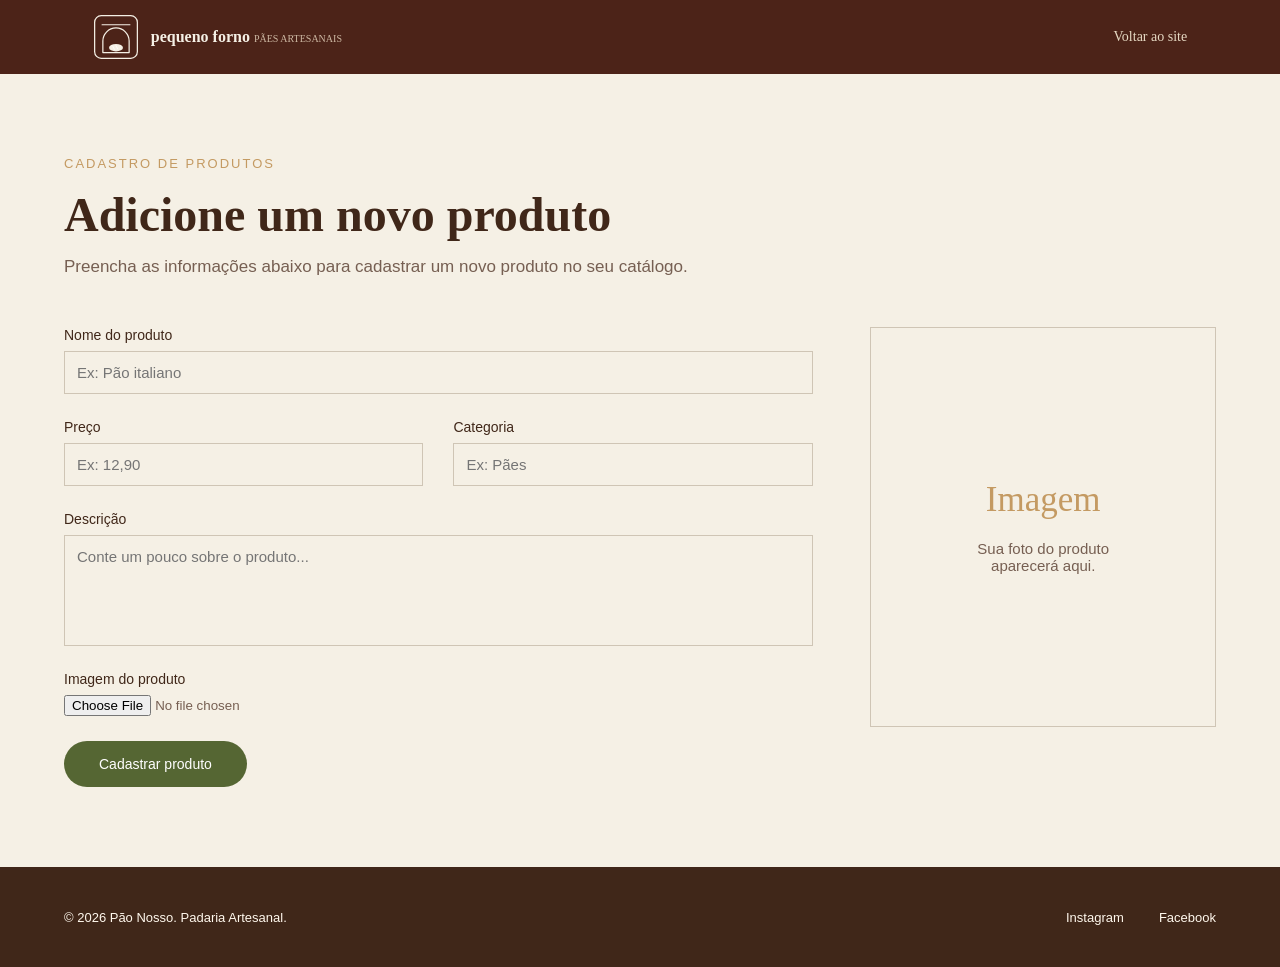
<file: cad_produtos/index.html>
<!DOCTYPE html>
<html lang="en">
<head>
    <meta charset="UTF-8">
    <meta name="viewport" content="width=device-width, initial-scale=1.0">
    <title>Pagina de cadastro</title>
    <link rel="stylesheet" href="style.css">
</head>
<body>
    <header><header class="cabecalho">
        <div class="container_cabecalho">
            <a href="index.html" class="logo" aria-label="Pequeno Forno, página inicial">
                <svg viewBox="284 36 112 112" aria-hidden="true">
                    <rect x="288" y="40" width="104" height="104" rx="16" fill="none" stroke="currentColor" stroke-width="3"/>
                    <line x1="306" y1="62" x2="374" y2="62" stroke="currentColor" stroke-width="2.5" stroke-linecap="round"/>
                    <path d="M308 130 V102 a32 32 0 0 1 64 0 V130 Z" fill="none" stroke="currentColor" stroke-width="3" stroke-linejoin="round"/>
                    <ellipse cx="340" cy="118" rx="17" ry="9" fill="currentColor"/>
                    <line x1="332" y1="114" x2="336" y2="122" stroke="#fff" stroke-width="2" stroke-linecap="round"/>
                    <line x1="340" y1="113" x2="344" y2="121" stroke="#fff" stroke-width="2" stroke-linecap="round"/>
                </svg>
                <span class="logo-texto">
                    <strong>pequeno forno</strong>
                    <small>pães artesanais</small>
                </span>
            </a>
            
            <a href="index.html" class="voltar">
                <i class="ti ti-arrow-left"></i> Voltar ao site
            </a>
        </div></header>

    <main>

        <section class="cad_produtos">

            <div class="container cad_container">

                <div class="titulo">

                    <span>CADASTRO DE PRODUTOS</span>

                    <h1>Adicione um novo produto</h1>

                    <p>
                        Preencha as informações abaixo para cadastrar
                        um novo produto no seu catálogo.
                    </p>

                </div>


                <form>

                    <div class="inputs_form">

                        <div class="form_coluna1">

                            <div class="linha_form lf_coluna">

                                <label for="nome">
                                    Nome do produto
                                </label>

                                <input
                                    type="text"
                                    id="nome"
                                    placeholder="Ex: Pão italiano"
                                >

                            </div>


                            <div class="linha_form lf_linha">

                                <div class="campo">

                                    <label for="preco">
                                        Preço
                                    </label>

                                    <input
                                        type="text"
                                        id="preco"
                                        placeholder="Ex: 12,90"
                                    >

                                </div>


                                <div class="campo">

                                    <label for="categoria">
                                        Categoria
                                    </label>

                                    <input
                                        type="text"
                                        id="categoria"
                                        placeholder="Ex: Pães"
                                    >

                                </div>

                            </div>


                            <div class="linha_form lf_coluna">

                                <label for="descricao">
                                    Descrição
                                </label>

                                <textarea
                                    id="descricao"
                                    rows="5"
                                    placeholder="Conte um pouco sobre o produto..."
                                ></textarea>

                            </div>


                            <div class="linha_form lf_coluna">

                                <label for="imagem">
                                    Imagem do produto
                                </label>

                                <input
                                    type="file"
                                    id="imagem"
                                >

                            </div>


                            <input
                                type="button"
                                value="Cadastrar produto"
                            >

                        </div>


                        <div class="preview">

                            <div class="imagem_preview">

                                <span>Imagem</span>

                                <p>
                                    Sua foto do produto
                                    aparecerá aqui.
                                </p>

                            </div>

                        </div>

                    </div>

                </form>

            </div>

        </section>

    </main>


    <footer>

        <div class="container footer_container">

            <span>
                © 2026 Pão Nosso. Padaria Artesanal.
            </span>

            <div class="nav_footer">

                <a href="">Instagram</a>

                <a href="">Facebook</a>

            </div>

        </div>

    </footer>
</html>
</file>
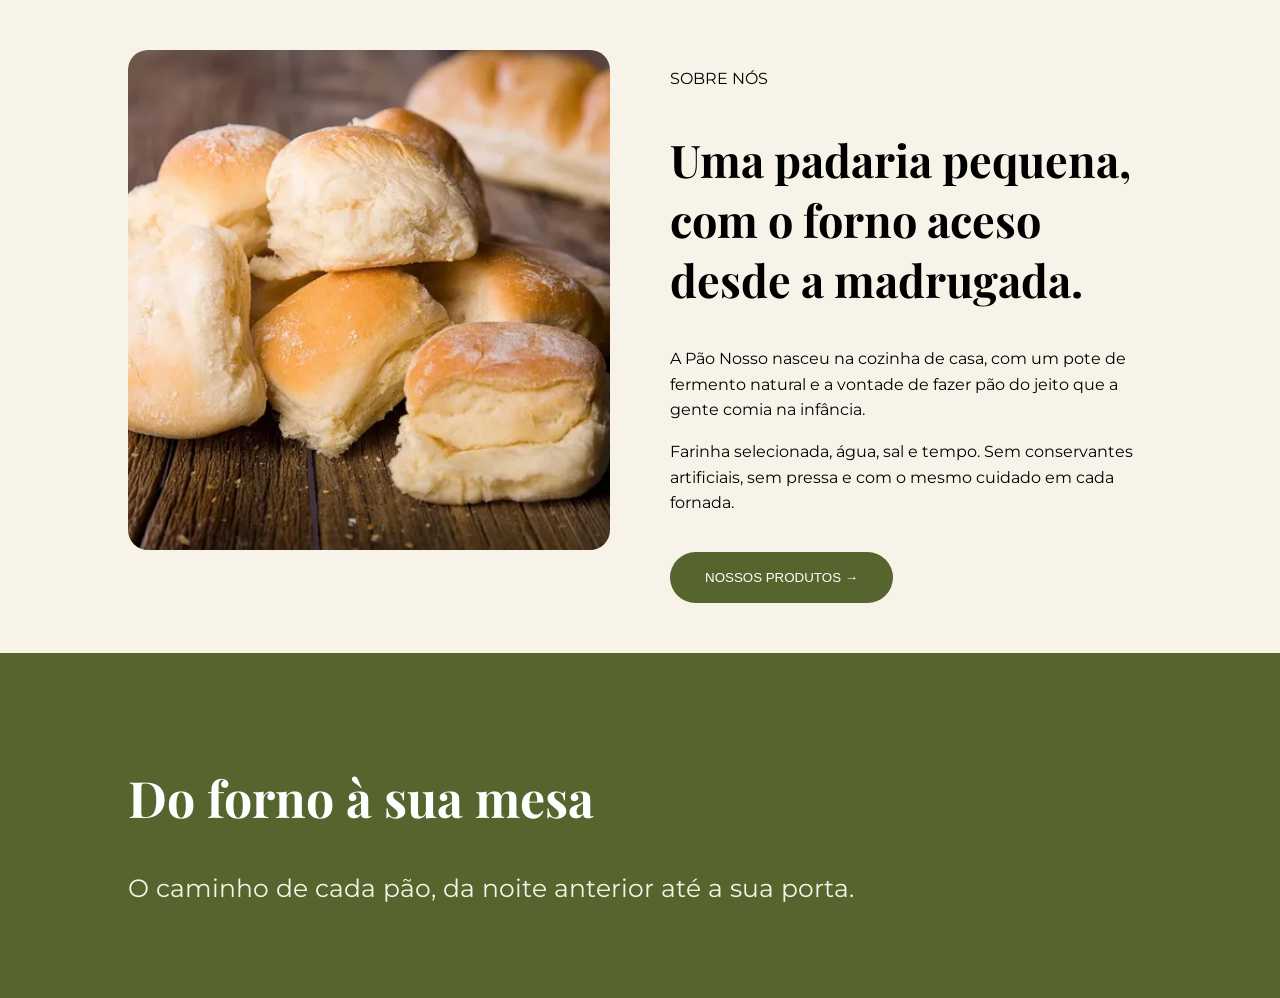
<file: home/index.html>
<!DOCTYPE html>
<html lang="pt-br">

<head>
    <meta charset="UTF-8">
    <meta name="viewport" content="width=device-width, initial-scale=1.0">
    <title>Pão Nosso</title>

    
    <link rel="preconnect" href="https://fonts.googleapis.com">
    <link rel="preconnect" href="https://fonts.gstatic.com" crossorigin>
    <link href="https://fonts.googleapis.com/css2?family=Montserrat:wght@400;500;600;700&family=Playfair+Display:wght@400;500;600;700;800&display=swap" rel="stylesheet">

    <link rel="stylesheet" href="style.css">
</head>

<body>

    <!-- SOBRE NÓS -->
    <section class="sobre">

        <img src="../img/post_thumbnail-021145d83464486240adc3d85bda6c7a-640w.webp" alt="Pão artesanal">

        <div>

            <p>SOBRE NÓS</p>

            <h1>
                Uma padaria pequena,
                com o forno aceso
                desde a madrugada.
            </h1>

            <p>
                A Pão Nosso nasceu na cozinha de casa,
                com um pote de fermento natural e a vontade
                de fazer pão do jeito que a gente comia na infância.
            </p>

            <p>
                Farinha selecionada, água, sal e tempo.
                Sem conservantes artificiais, sem pressa
                e com o mesmo cuidado em cada fornada.
            </p>

            <button>
               <a class="link" href="https://buyee.jp/?lang=pt&msockid=07b3922f378a6275318e85c536f66370">NOSSOS PRODUTOS →</a>
            </button>

        </div>

    </section>


    <!-- PARTE VERDE -->
    <section class="verde">

        <h2>Do forno à sua mesa</h2>

        <p>
            O caminho de cada pão, da noite anterior até a sua porta.
        </p>

    </section>

</body>

</html>
</file>
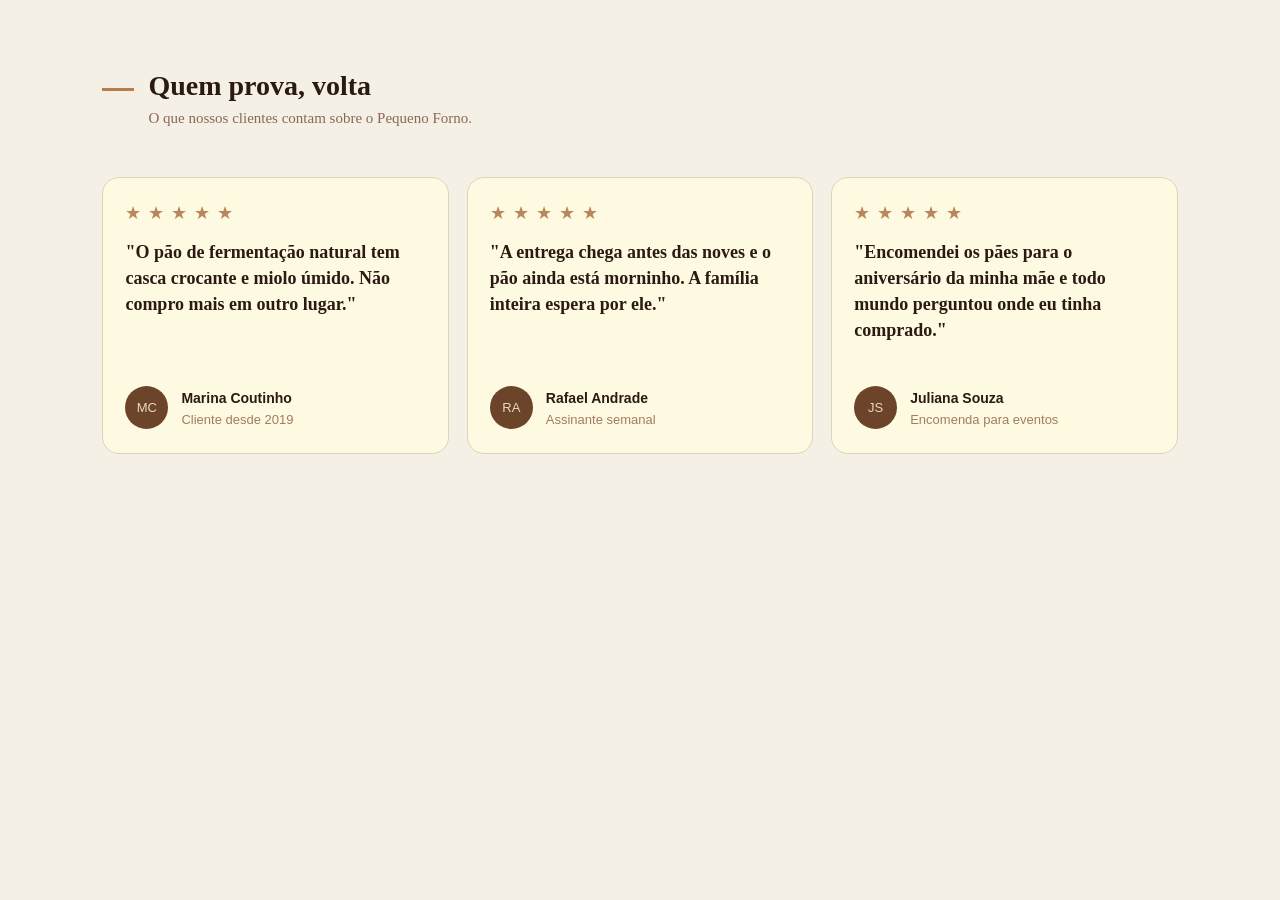
<file: pag_comentarios/index.html>
<!DOCTYPE html>
<html lang="pt-br">

<head>
    <meta charset="UTF-8">
    <meta name="viewport" content="width=device-width, initial-scale=1.0">
    <title>Página de comentários</title>

    <link rel="stylesheet" href="style.css">

    <link rel="stylesheet" href="style.css" />
    <link rel="preconnect" href="https://fonts.googleapis.com" />
    <link rel="preconnect" href="https://fonts.gstatic.com" crossorigin />
</head>

<body>
    <section class="Depoimentos">
        <div class="titulo span">
            <span></span>
            <div>
                <h2>Quem prova, volta</h2>
                <p>O que nossos clientes contam sobre o Pequeno Forno.</p>
            </div>
        </div>

        <div class="cards">
            <div class="card">
                <div class="Estrelas">★ ★ ★ ★ ★</div>

                <h3>"O pão de fermentação natural tem casca crocante e miolo úmido. Não compro mais em outro lugar."
                </h3>
                <div class="cliente">
                    <div class="Avatar">MC</div>
                    <div>
                        <strong>Marina Coutinho</strong>
                        <p>Cliente desde 2019</p>
                    </div>
                </div>
            </div>
       
            <div class="card">
                <div class="Estrelas">★ ★ ★ ★ ★</div>

                <h3>"A entrega chega antes das noves e o pão ainda está morninho. A família inteira espera por ele."
                </h3>
                <div class="cliente">
                    <div class="Avatar">RA</div>
                    <div>
                        <strong>Rafael Andrade</strong>
                        <p>Assinante semanal</p>
                    </div>
                </div>
            </div>
      
            <div class="card">
                <div class="Estrelas">★ ★ ★ ★ ★</div>

                <h3>"Encomendei os pães para o aniversário da minha mãe e todo mundo perguntou onde eu tinha comprado."
                </h3>
                <div class="cliente">
                    <div class="Avatar">JS</div>
                    <div>
                        <strong>Juliana Souza</strong>
                        <p>Encomenda para eventos</p>
                    </div>
                </div>
            </div>
        </div>

    </section>

</body>

</html>
</file>
<file: cad_produtos/style.css>
:root {
    --texto: #2b1a12;
    --texto-suave: #8a6854;
    --marrom: #6b4530;
    --creme: #f5f0e5;
    --creme-card: #fdfae1;
    --borda: #dfd3b6;
    --dourado: #b77d4d;
    --verde: #4f5e30;
    --verde-hover: #435029;

    --serif: 'DM Serif Display', Georgia, serif;
    --sans: 'Outfit', Arial, sans-serif;
}


*{
    margin: 0;
    padding: 0;
    box-sizing: border-box;
}

/* CABEÇALHO */
.cabecalho{
    display: flex;
    align-items: center;
    justify-content: space-between;
    padding: 14px 5%;
    background-color: #4c2318;
}

.container_cabecalho{
    max-width: 1200px;
    width: 95%;
    display: flex;
    margin: 0 auto;
    justify-content: space-between;
}

.logo {
    display: flex;
    align-items: center;
    gap: 12px;
    color: var(--creme);
    text-decoration: none;
}

.logo svg{
    width: 46px;
    height: 46px;
}

.logo-texto small{
    font-size: 10px;
    text-transform: uppercase;
    color: #cdb8a3;
}

.voltar{
    display: flex;
    align-items: center;
    gap: 6px;
    font-size: 14px;
    color:#e6d9c3;
    text-decoration: none;
}

/* -----------------Main------------------ */
*{
    margin: 0;
    padding: 0;
    box-sizing: border-box;
}


:root{
    --corFundo: #F5F0E5;
    --corVerde: #556633;
    --corDourado: #C49A62;
    --corTexto: #402719;

    --fontHanken: "Hanken Grotesk", sans-serif;
    --fontCaslon: "Libre Caslon Text", serif;
}


.container{
    width: 90%;
    max-width: 1200px;
    margin: 0 auto;
}


/* ---------------- CADASTRO ---------------- */

.cad_produtos{
    background-color: var(--corFundo);
}


.cad_container{
    padding: 80px 0;
}


/* ---------------- TITULO ---------------- */

.titulo{
    margin-bottom: 50px;
}


.titulo span{
    font-family: var(--fontHanken);
    color: var(--corDourado);
    font-size: 13px;
    letter-spacing: 2px;
}


.titulo h1{
    font-family: var(--fontCaslon);
    color: var(--corTexto);
    font-size: 48px;
    margin-top: 15px;
}


.titulo p{
    font-family: var(--fontHanken);
    color: #765F52;
    font-size: 17px;
    margin-top: 15px;
}


/* ---------------- FORMULARIO ---------------- */

form{
    width: 100%;
}


.inputs_form{
    display: flex;
    justify-content: space-between;
    width: 100%;
}


.form_coluna1{
    width: 65%;
}


.linha_form{
    margin-bottom: 25px;
}


.lf_coluna{
    display: flex;
    flex-direction: column;
}


.lf_linha{
    display: flex;
    justify-content: space-between;
}


/* ---------------- LABEL ---------------- */

form label{
    font-family: var(--fontHanken);
    color: var(--corTexto);
    font-size: 14px;
    margin-bottom: 8px;
}


/* ---------------- INPUT ---------------- */

form input[type=text],
form textarea{
    background-color: transparent;
    border: solid 1px #CFC5B5;
    padding: 12px;
    font-family: var(--fontHanken);
    font-size: 15px;
    width: 100%;
}


form input[type=text]:focus,
form textarea:focus{
    outline: none;
}


form textarea{
    resize: none;
}


/* ---------------- PREÇO E CATEGORIA ---------------- */

.campo{
    display: flex;
    flex-direction: column;
    width: 48%;
}


/* ---------------- IMAGEM ---------------- */

form input[type=file]{
    font-family: var(--fontHanken);
    color: #765F52;
}


/* ---------------- BOTÃO ---------------- */

form input[type=button]{

    background-color: var(--corVerde);

    color: #FFFFFF;

    border: none;

    padding: 15px 35px;

    font-family: var(--fontHanken);

    font-size: 14px;

    cursor: pointer;

    border-radius: 35px;
}


/* ---------------- PREVIEW ---------------- */

.preview{
    width: 30%;
}


.imagem_preview{

    height: 400px;

    border: solid 1px #CFC5B5;

    display: flex;

    flex-direction: column;

    justify-content: center;

    align-items: center;

    text-align: center;
}


.imagem_preview span{

    font-family: var(--fontCaslon);

    font-size: 35px;

    color: var(--corDourado);

    margin-bottom: 20px;
}


.imagem_preview p{

    font-family: var(--fontHanken);

    color: #765F52;

    font-size: 15px;

    width: 180px;
}


/* ---------------- FOOTER ---------------- */

footer{

    background-color: var(--corTexto);

    height: 100px;

    display: flex;

    justify-content: center;
}


.footer_container{

    display: flex;

    justify-content: space-between;

    align-items: center;
}


.footer_container span{

    color: #FFF8ED;

    font-family: var(--fontHanken);

    font-size: 13px;
}


.nav_footer{

    display: flex;

    justify-content: space-between;

    width: 150px;
}


.nav_footer a{

    color: #FFF8ED;

    text-decoration: none;

    font-family: var(--fontHanken);

    font-size: 13px;
}


/* ---------------- CELULAR ---------------- */

@media screen and (max-width:768px){

    .cad_container{
        padding: 50px 0;
    }


    .titulo h1{
        font-size: 36px;
    }


    .titulo p{
        font-size: 15px;
    }


    .inputs_form{
        flex-direction: column;
    }


    .form_coluna1{
        width: 100%;
    }


    .lf_linha{
        flex-direction: column;
    }


    .campo{
        width: 100%;
        margin-bottom: 25px;
    }


    .preview{
        width: 100%;
        margin-top: 40px;
    }


    .imagem_preview{
        height: 250px;
    }


    .footer_container{
        flex-direction: column;
        justify-content: center;
    }

}
</file>
<file: home/style.css>
body {
    margin: 0;
      font-family: 'Montserrat', sans-serif;
}


.sobre {
    display: grid;
    grid-template-columns: 1fr 1fr;

    gap: 60px;

    padding: 50px 10%;
    background-color: #f7f3e8;
}

.sobre img {
    width: 100%;
    height: 500px;

    object-fit: cover;

    border-radius: 20px;
}

.sobre h1 {
    font-size: 45px;
}

.sobre p {
    line-height: 1.6;
}

h1, h2 {
      font-family: 'Playfair Display', serif;
      font-weight: 700;
}

p {
    font-weight: 400;
    line-height: 1.2;
    font-family: 'Montserrat', sans-serif;
}

button{
    background-color: #56652e;
    color: white;
   
    border: none;
    border-radius: 30px;

    padding: 18px 35px;

    margin-top: 20px;
}

.link{
    color: #FFFFFF;
    border: none;
    text-decoration: none
}


/* PARTE VERDE */

.verde {
    background-color: #56652e;
    color: white;

    padding: 70px 10%;
}

.verde h2 {
    font-size: 50px;
}

.verde p {
    font-size: 25px;
    color: #f7f3e8;
}



/* ------------------------ Para Celular----------------------*/

@media screen and (max-width:768px){
    .sobre {display: block;
    padding: 25px 20px}

    .sobre img{
        width: 100%;
        height: 200px;
        margin-bottom: 20px;
    }
    
    .sobre h1{
        font-size: 30px;
    }

    .sobre p{
        font-size: 15px;
        line-height: 1.5;
    }

    .button{
        display: inline-block;
        padding: 15px 20px;
        margin-top: 15px;
        font-size: 14px;
    }

    .verde{
        padding: 35px 20px;
    }

    .verde p{
        font-size: 20px;
    }

    .verde h2{
        font-size: 30px;
    }
}
</file>
<file: pag_comentarios/style.css>
* {
    margin: 0;
    padding: 0;
    box-sizing: border-box;
}

body {
    font-family: Arial, sans-serif;
    background-color:  #f5f0e5;
    color: #2b1a12;
}

.Depoimentos {
    padding: 70px 8%;
}

/* TÍTULO */

.titulo {
    display: flex;
    align-items: flex-start;
    gap: 22px;
    max-width: 1400px;
    margin: 0 auto;
    width: 100%;
}

.titulo span{
    width: 53px;
    height: 3px;
    background-color:#b77d4d ;
    display: block;
    margin-top: 22px;
    flex-shrink: 0;
}
.titulo h2{
    font-family: Georgia, serif;
    font-size: 40px;
    margin-bottom: 8px;
}
.titulo p{
    color: #8a6854;
    font-size: 20px;
    font-family: "Hanken Grotesk", serif;
}

/* CARDS */
.cards {
    display: grid;
    grid-template-columns: repeat(3, 1fr);
    gap: 18px;
    max-width: 1400px;
    margin: 0 auto;
    margin-top: 50px;
    width: 100%;
}

.card {
    background:  #FDFAE1;
    border: 1px solid #dfd3b6;
    border-radius: 17px;
    padding: 30px;
    display: flex;
    flex-direction: column;
    justify-content: space-between;
    box-sizing: border-box;
}

.Estrelas {
    color: #B8875C;
    font-size: 18px;
    letter-spacing: 1px;
    margin-bottom: 15px;
}

.card h3{
    font-family: Georgia, serif;
    font-size: 19px;
    font-weight: bold;
    line-height: 1.5;
    margin-bottom: 20px;
}

.Depoimentos{
    /* display: flex; */
    justify-content: center;
    align-items: center;
    gap: 20px;
} 

/* CLIENTES */

.cliente {
    display: flex;
    align-items: center;
    gap: 13px;
    margin-top: auto;
    padding-top: 25px;
}

.Avatar {
    width: 43px;
    height: 43px;
    border-radius: 50%;
    background: #6B4429;
    color: #e8d8c0;
    display: flex;
    align-items: center;
    justify-content: center;
    font-size: 13px;
}

.cliente strong{
    font-size: 14px;
}

.cliente p{
    color: #a27c63;
    font-size: 13px;
    margin-top: 5px;
}

/* CELULAR */
@media (max-width: 640px) {
    .Depoimentos{
        padding: 40px 5%;
    }
    .cards{
        grid-template-columns: 1fr;
        gap: 14px;
    }
}

.titulo {
    gap: 14px;
    margin-bottom: 24px;
}

.titulo span {
    width: 32px;
    margin-top: 18px;
}

.titulo h2{
    font-size: 28px;
}

.titulo p {
    font-size: 15px;
}


.card:last-child{
    grid-column: auto;
}

.card{
    padding: 24px 22px;
    height: auto;
}

.card h3{
    font-size: 18px;
    line-height: 1.45;
    margin-bottom: 18px;
}
</file>
